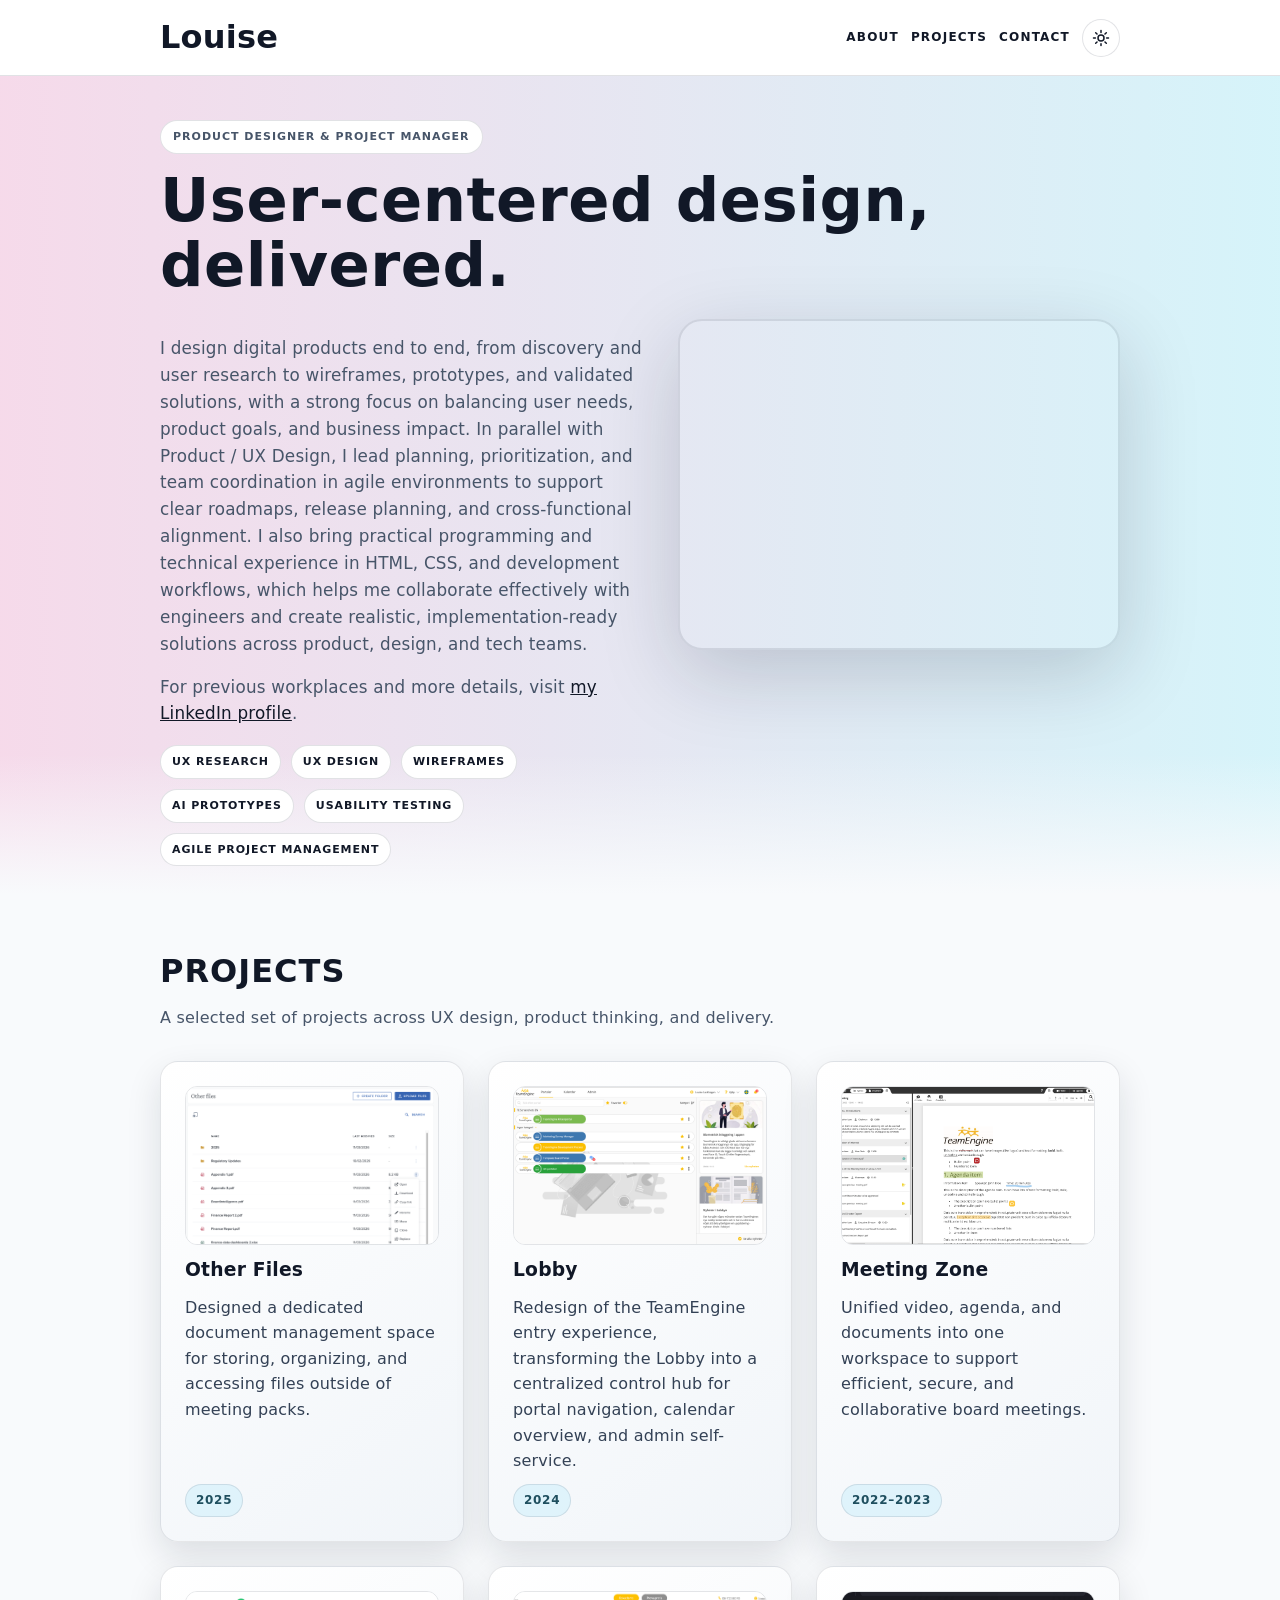
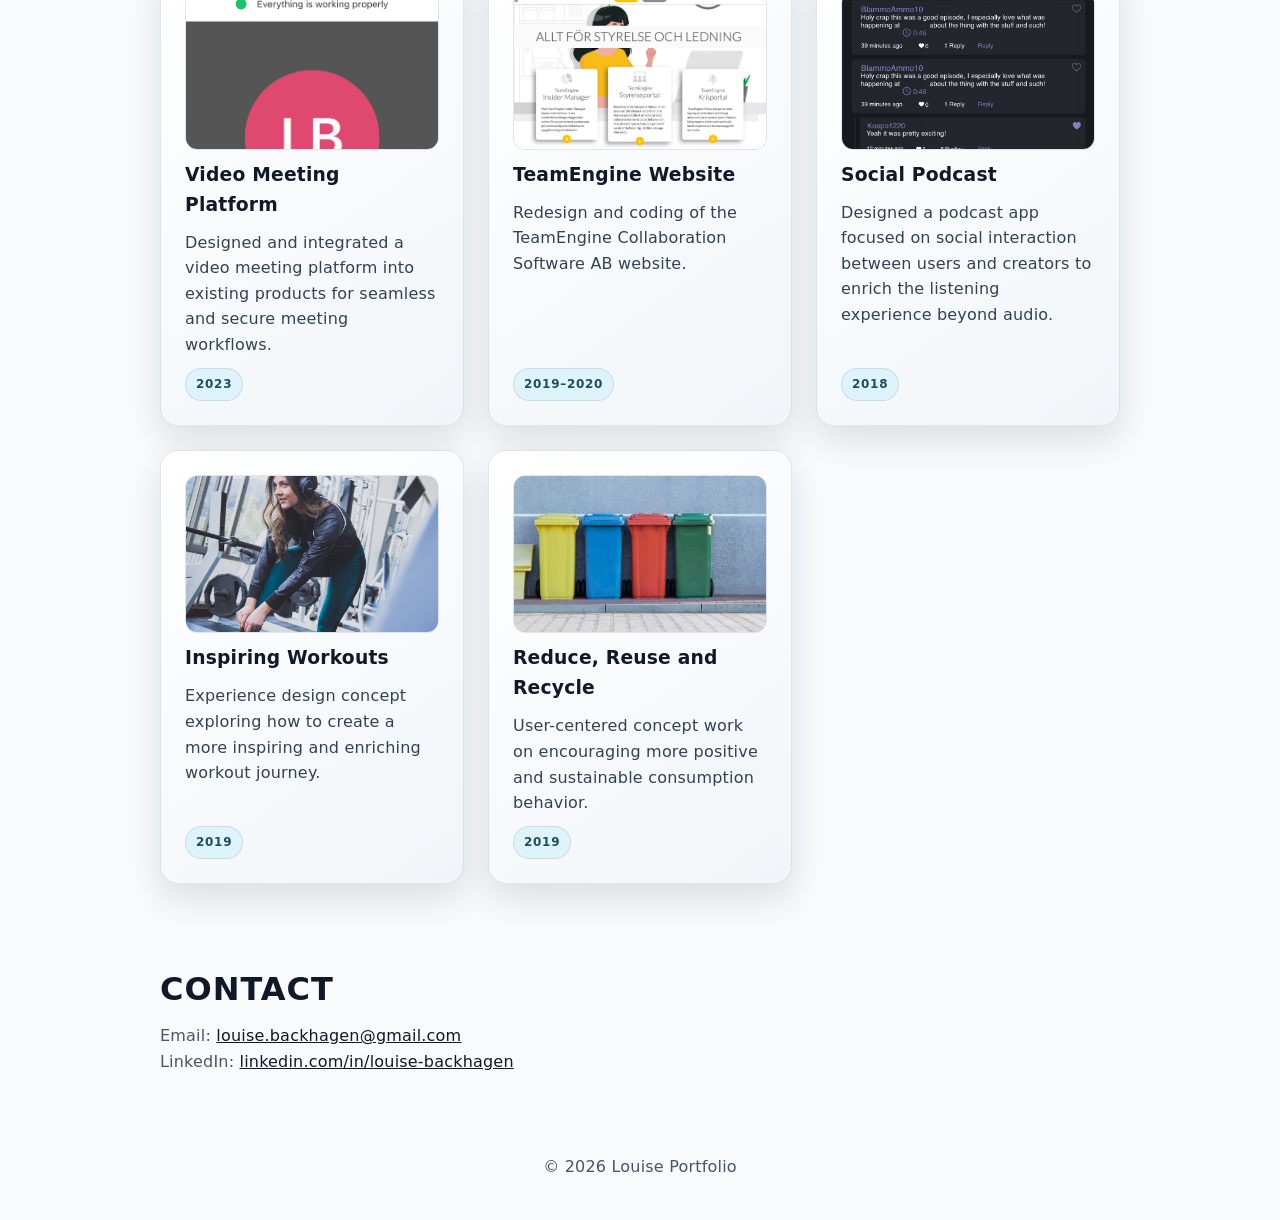
<file: index.html>
<!doctype html>
<html lang="en">
  <head>
    <meta charset="UTF-8" />
    <meta name="viewport" content="width=device-width, initial-scale=1.0" />
    <title>Louise Portfolio</title>
    <link rel="stylesheet" href="css/styles.css" />
  </head>
  <body>
    <header class="navbar">
      <div class="container nav-inner">
        <h1 class="logo"><a href="index.html">Louise</a></h1>
        <nav>
          <a href="#about">About</a>
          <a href="#projects">Projects</a>
          <a href="#contact">Contact</a>
          <button class="theme-toggle" id="themeToggle" aria-label="Toggle theme" type="button">
            <svg class="icon icon-sun" viewBox="0 0 24 24" aria-hidden="true" focusable="false">
              <circle cx="12" cy="12" r="4"></circle>
              <path
                d="M12 2v2.5M12 19.5V22M4.9 4.9l1.8 1.8M17.3 17.3l1.8 1.8M2 12h2.5M19.5 12H22M4.9 19.1l1.8-1.8M17.3 6.7l1.8-1.8"
              ></path>
            </svg>
            <svg class="icon icon-moon" viewBox="0 0 24 24" aria-hidden="true" focusable="false">
              <path d="M21 12.8A8.5 8.5 0 1 1 11.2 3a7 7 0 1 0 9.8 9.8Z"></path>
            </svg>
          </button>
        </nav>
      </div>
    </header>

    <section id="about" class="intro about">
      <div class="container">
        <div class="intro-head">
          <p class="intro-kicker">Product Designer & Project Manager</p>
          <h2>User-centered design, delivered.</h2>
        </div>

        <div class="intro-grid">
          <div class="intro-copy">
            <p>
              I design digital products end to end, from discovery and user research to wireframes, prototypes, and
              validated solutions, with a strong focus on balancing user needs, product goals, and business impact. In
              parallel with Product / UX Design, I lead planning, prioritization, and team coordination in agile
              environments to support clear roadmaps, release planning, and cross-functional alignment. I also bring
              practical programming and technical experience in HTML, CSS, and development workflows, which helps me
              collaborate effectively with engineers and create realistic, implementation-ready solutions across
              product, design, and tech teams.
            </p>
            <p>
              For previous workplaces and more details, visit
              <a href="https://www.linkedin.com/in/louise-backhagen/" target="_blank" rel="noopener noreferrer"
                >my LinkedIn profile</a
              >.
            </p>
            <div class="intro-stack" aria-label="Tech stack">
              <span>UX Research</span>
              <span>UX Design</span>
              <span>Wireframes</span>
              <span>AI Prototypes</span>
              <span>Usability Testing</span>
              <span>Agile Project Management</span>
            </div>
          </div>

          <div class="intro-banner">
            <img src="images/louise-portrait.jpeg" alt="Portrait of Louise" />
            <img src="images/portfolio-bg.jpg" alt="Portfolio background image" />
            <img src="images/figma-user-flow.png" alt="User Flow Figma Screenshot" />
            <img src="images/figma-ui-kit.png" alt="UI Kit Figma Screenshot" />
            <img src="images/figma-diverge.png" alt="Diverge Figma Screenshot" />
          </div>
        </div>
      </div>
    </section>

    <section id="projects" class="projects container">
      <h2>Projects</h2>
      <p class="projects-intro">A selected set of projects across UX design, product thinking, and delivery.</p>

      <div class="project-grid">
        <a class="project-card" href="projects/other-files.html">
          <img
            class="project-thumb crop-top"
            src="images/other-files-menu-open.png"
            alt="Other Files project thumbnail"
          />
          <h3>Other Files</h3>
          <p>
            Designed a dedicated document management space for storing, organizing, and accessing files outside of
            meeting packs.
          </p>
          <span class="tag">2025</span>
        </a>
        <a class="project-card" href="projects/lobby.html">
          <img class="project-thumb" src="images/projects/lobby.png" alt="Lobby project thumbnail" />
          <h3>Lobby</h3>
          <p>
            Redesign of the TeamEngine entry experience, transforming the Lobby into a centralized control hub for
            portal navigation, calendar overview, and admin self-service.
          </p>
          <span class="tag">2024</span>
        </a>

        <a class="project-card" href="projects/meeting-zone.html">
          <img class="project-thumb" src="images/projects/meeting-zone.webp" alt="Meeting Zone project thumbnail" />
          <h3>Meeting Zone</h3>
          <p>
            Unified video, agenda, and documents into one workspace to support efficient, secure, and collaborative
            board meetings.
          </p>
          <span class="tag">2022–2023</span>
        </a>

        <a class="project-card" href="projects/video-meeting-platform.html">
          <img
            class="project-thumb"
            src="images/projects/video-meeting-platform.png"
            alt="Video Meeting Platform project thumbnail"
          />
          <h3>Video Meeting Platform</h3>
          <p>
            Designed and integrated a video meeting platform into existing products for seamless and secure meeting
            workflows.
          </p>
          <span class="tag">2023</span>
        </a>

        <a class="project-card" href="projects/teamengine-website.html">
          <img
            class="project-thumb"
            src="images/projects/teamengine-website.png"
            alt="TeamEngine Website project thumbnail"
          />
          <h3>TeamEngine Website</h3>
          <p>Redesign and coding of the TeamEngine Collaboration Software AB website.</p>
          <span class="tag">2019–2020</span>
        </a>

        <a class="project-card" href="projects/social-podcast.html">
          <img class="project-thumb" src="images/podcast2.png" alt="Social Podcast project thumbnail" />
          <h3>Social Podcast</h3>
          <p>
            Designed a podcast app focused on social interaction between users and creators to enrich the listening
            experience beyond audio.
          </p>
          <span class="tag">2018</span>
        </a>

        <a class="project-card" href="projects/inspiring-workouts.html">
          <img
            class="project-thumb"
            src="images/projects/inspiring-workouts.jpg"
            alt="Inspiring Workouts project thumbnail"
          />
          <h3>Inspiring Workouts</h3>
          <p>Experience design concept exploring how to create a more inspiring and enriching workout journey.</p>
          <span class="tag">2019</span>
        </a>

        <a class="project-card" href="projects/reduce-reuse-recycle.html">
          <img
            class="project-thumb"
            src="images/projects/reduce-reuse-recycle.jpg"
            alt="Reduce, Reuse and Recycle project thumbnail"
          />
          <h3>Reduce, Reuse and Recycle</h3>
          <p>User-centered concept work on encouraging more positive and sustainable consumption behavior.</p>
          <span class="tag">2019</span>
        </a>
      </div>
    </section>

    <section id="contact" class="contact container">
      <h2>Contact</h2>
      <p>Email: <a href="mailto:louise.backhagen@gmail.com">louise.backhagen@gmail.com</a></p>
      <p>
        LinkedIn:
        <a href="https://www.linkedin.com/in/louise-backhagen/" target="_blank" rel="noopener noreferrer"
          >linkedin.com/in/louise-backhagen</a
        >
      </p>
    </section>

    <footer class="footer">
      <p>© 2026 Louise Portfolio</p>
    </footer>
    <script src="js/main.js"></script>
  </body>
</html>
</file>
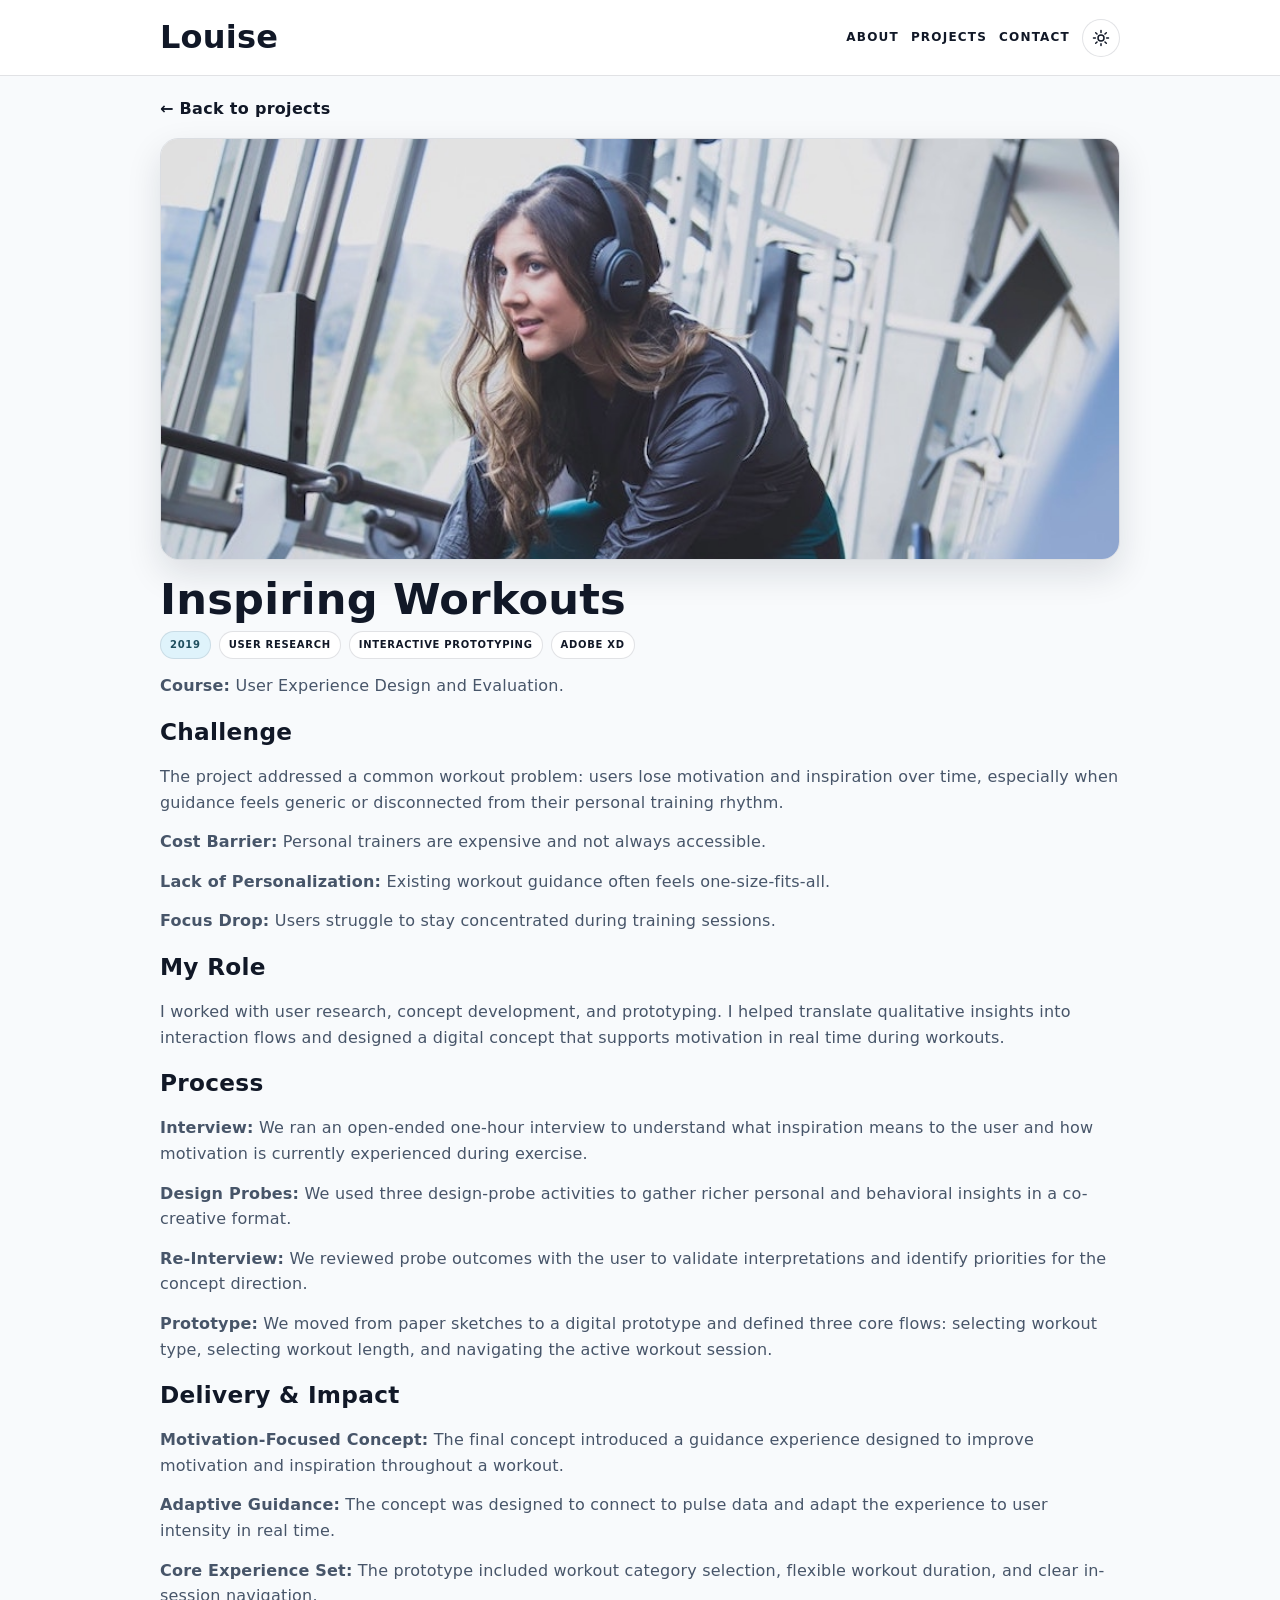
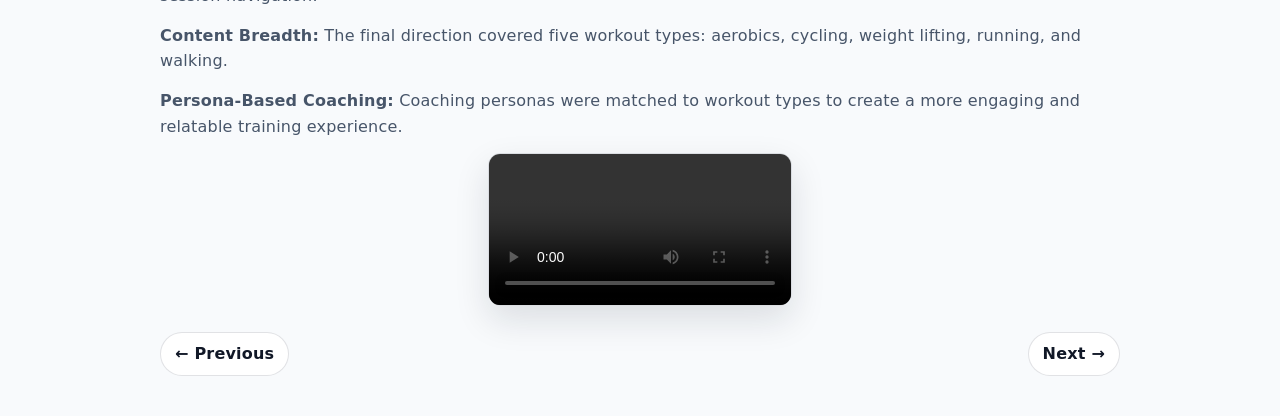
<file: projects/inspiring-workouts.html>
<!doctype html>
<html lang="en">
  <head>
    <meta charset="UTF-8" />
    <meta name="viewport" content="width=device-width, initial-scale=1.0" />
    <title>Inspiring Workouts | Louise Portfolio</title>
    <link rel="stylesheet" href="../css/styles.css" />
  </head>
  <body>
    <header class="navbar">
      <div class="container nav-inner">
        <h1 class="logo"><a href="../index.html">Louise</a></h1>
        <nav>
          <a href="../index.html#about">About</a>
          <a href="../index.html#projects">Projects</a>
          <a href="../index.html#contact">Contact</a>
          <button class="theme-toggle" id="themeToggle" aria-label="Toggle theme" type="button">
            <svg class="icon icon-sun" viewBox="0 0 24 24" aria-hidden="true" focusable="false">
              <circle cx="12" cy="12" r="4"></circle>
              <path
                d="M12 2v2.5M12 19.5V22M4.9 4.9l1.8 1.8M17.3 17.3l1.8 1.8M2 12h2.5M19.5 12H22M4.9 19.1l1.8-1.8M17.3 6.7l1.8-1.8"
              ></path>
            </svg>
            <svg class="icon icon-moon" viewBox="0 0 24 24" aria-hidden="true" focusable="false">
              <path d="M21 12.8A8.5 8.5 0 1 1 11.2 3a7 7 0 1 0 9.8 9.8Z"></path>
            </svg>
          </button>
        </nav>
      </div>
    </header>

    <main class="project-page container">
      <a class="project-back" href="../index.html#projects">← Back to projects</a>
      <div class="project-hero">
        <img class="crop-top" src="../images/projects/inspiring-workouts.jpg" alt="Inspiring Workouts project visual" />
      </div>
      <h1>Inspiring Workouts</h1>
      <div class="project-content">
        <div class="intro-stack" aria-label="Project tools">
          <span>2019</span>
          <span>User Research</span>
          <span>Interactive Prototyping</span>
          <span>Adobe XD</span>
        </div>
        <p><strong>Course:</strong> User Experience Design and Evaluation.</p>

        <h3>Challenge</h3>
        <p>
          The project addressed a common workout problem: users lose motivation and inspiration over time, especially
          when guidance feels generic or disconnected from their personal training rhythm.
        </p>
        <p><strong>Cost Barrier:</strong> Personal trainers are expensive and not always accessible.</p>
        <p><strong>Lack of Personalization:</strong> Existing workout guidance often feels one-size-fits-all.</p>
        <p><strong>Focus Drop:</strong> Users struggle to stay concentrated during training sessions.</p>

        <h3>My Role</h3>
        <p>
          I worked with user research, concept development, and prototyping. I helped translate qualitative insights
          into interaction flows and designed a digital concept that supports motivation in real time during workouts.
        </p>

        <h3>Process</h3>
        <p>
          <strong>Interview:</strong> We ran an open-ended one-hour interview to understand what inspiration means to
          the user and how motivation is currently experienced during exercise.
        </p>
        <p>
          <strong>Design Probes:</strong> We used three design-probe activities to gather richer personal and behavioral
          insights in a co-creative format.
        </p>
        <p>
          <strong>Re-Interview:</strong> We reviewed probe outcomes with the user to validate interpretations and
          identify priorities for the concept direction.
        </p>
        <p>
          <strong>Prototype:</strong> We moved from paper sketches to a digital prototype and defined three core flows:
          selecting workout type, selecting workout length, and navigating the active workout session.
        </p>

        <h3>Delivery & Impact</h3>
        <p>
          <strong>Motivation-Focused Concept:</strong> The final concept introduced a guidance experience designed to
          improve motivation and inspiration throughout a workout.
        </p>
        <p>
          <strong>Adaptive Guidance:</strong> The concept was designed to connect to pulse data and adapt the experience
          to user intensity in real time.
        </p>
        <p>
          <strong>Core Experience Set:</strong> The prototype included workout category selection, flexible workout
          duration, and clear in-session navigation.
        </p>
        <p>
          <strong>Content Breadth:</strong> The final direction covered five workout types: aerobics, cycling, weight
          lifting, running, and walking.
        </p>
        <p>
          <strong>Persona-Based Coaching:</strong> Coaching personas were matched to workout types to create a more
          engaging and relatable training experience.
        </p>

        <div class="project-video" aria-label="Inspiring Workouts demo video">
          <video controls preload="metadata">
            <source src="../videos/inspiring-workouts.mp4" type="video/mp4" />
            Your browser does not support the video tag.
          </video>
        </div>
      </div>
      <div class="project-nav">
        <a href="social-podcast.html">← Previous</a>
        <a href="reduce-reuse-recycle.html">Next →</a>
      </div>
    </main>

    <script src="../js/main.js"></script>
  </body>
</html>
</file>
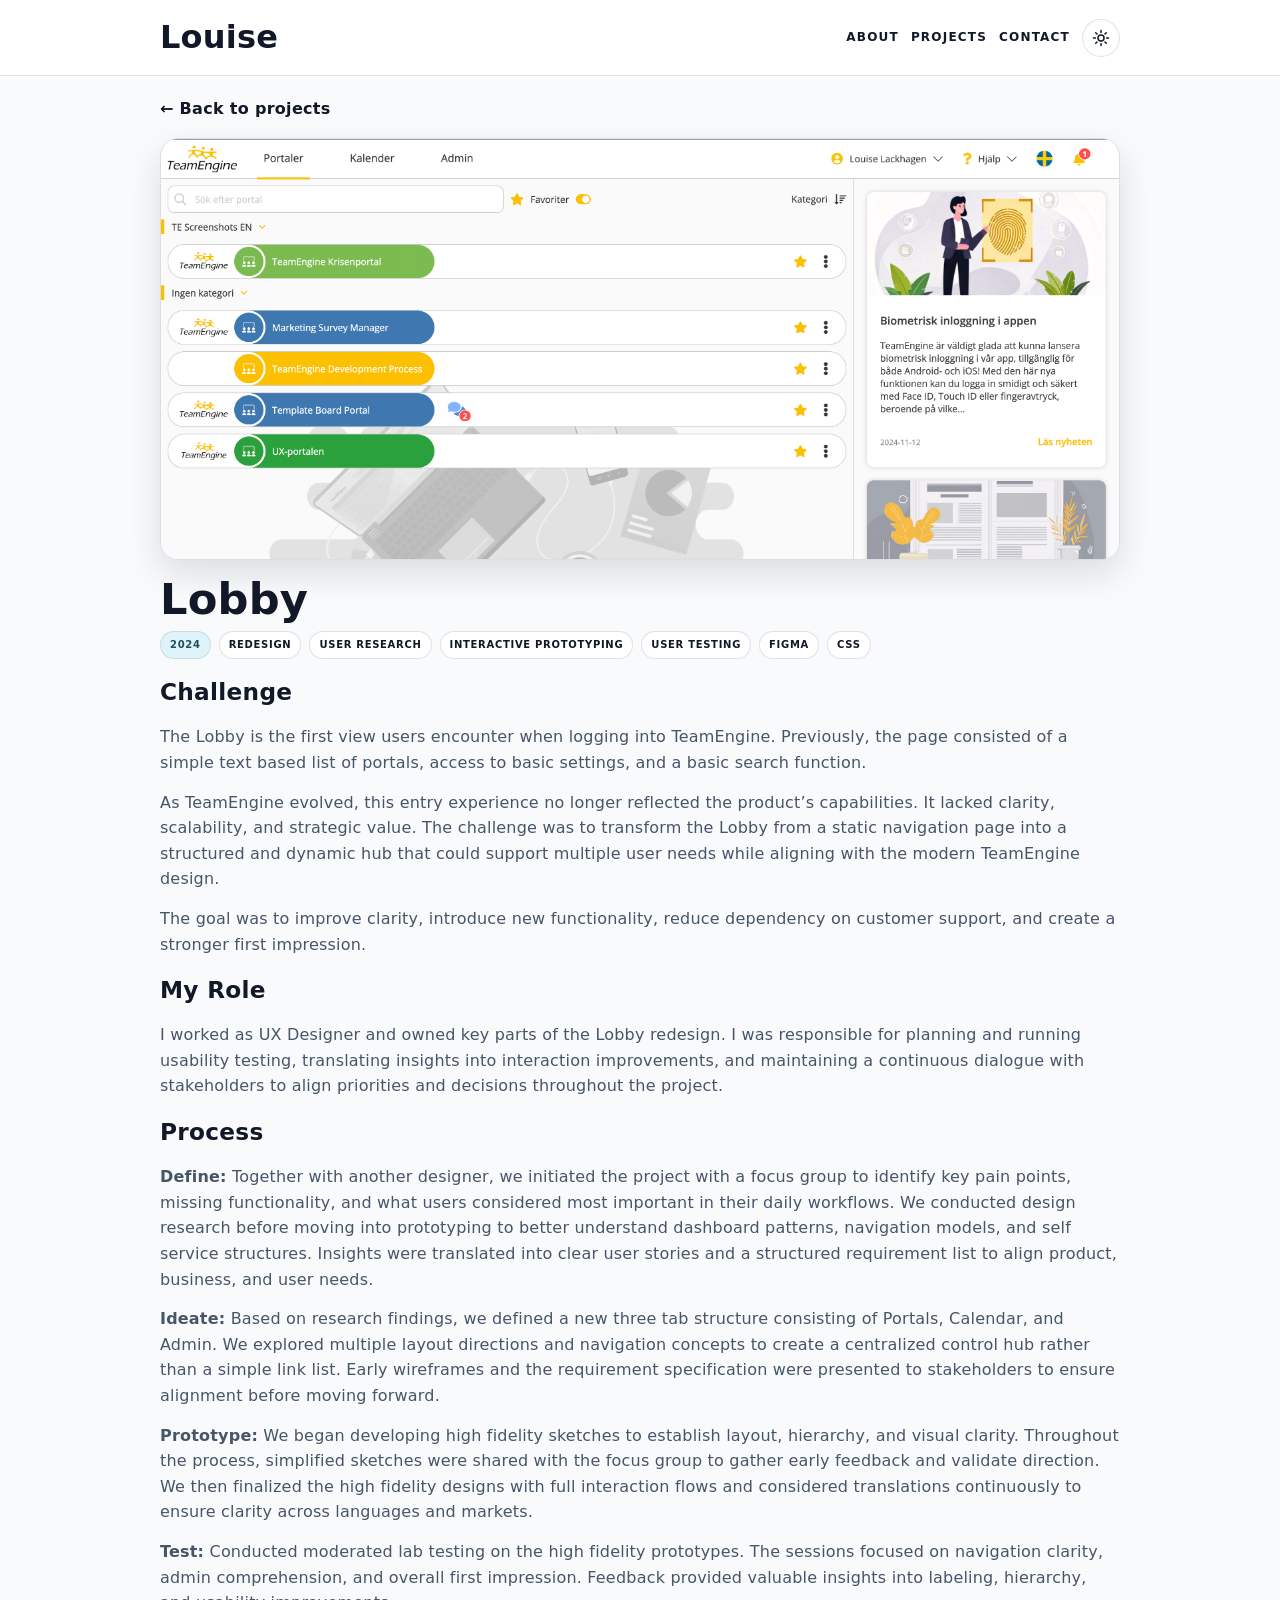
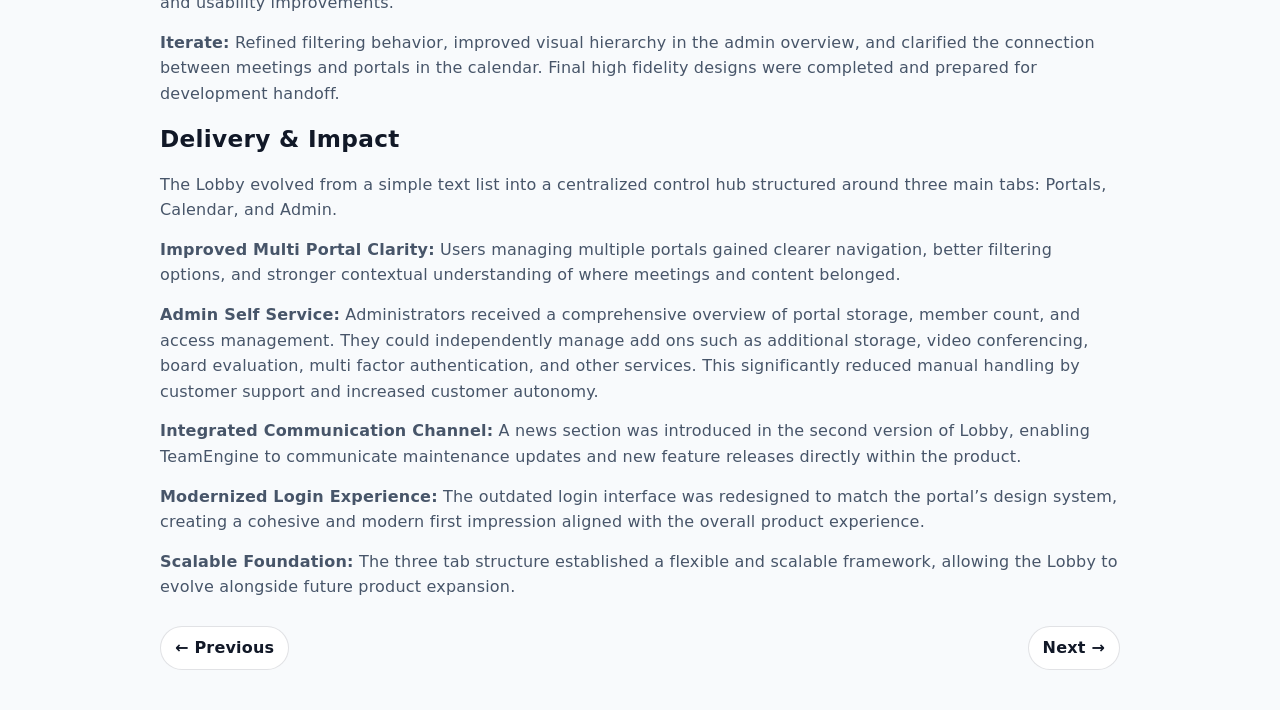
<file: projects/lobby.html>
<!doctype html>
<html lang="en">
  <head>
    <meta charset="UTF-8" />
    <meta name="viewport" content="width=device-width, initial-scale=1.0" />
    <title>Lobby | Louise Portfolio</title>
    <link rel="stylesheet" href="../css/styles.css" />
  </head>
  <body>
    <header class="navbar">
      <div class="container nav-inner">
        <h1 class="logo"><a href="../index.html">Louise</a></h1>
        <nav>
          <a href="../index.html#about">About</a>
          <a href="../index.html#projects">Projects</a>
          <a href="../index.html#contact">Contact</a>
          <button class="theme-toggle" id="themeToggle" aria-label="Toggle theme" type="button">
            <svg class="icon icon-sun" viewBox="0 0 24 24" aria-hidden="true" focusable="false">
              <circle cx="12" cy="12" r="4"></circle>
              <path
                d="M12 2v2.5M12 19.5V22M4.9 4.9l1.8 1.8M17.3 17.3l1.8 1.8M2 12h2.5M19.5 12H22M4.9 19.1l1.8-1.8M17.3 6.7l1.8-1.8"
              ></path>
            </svg>
            <svg class="icon icon-moon" viewBox="0 0 24 24" aria-hidden="true" focusable="false">
              <path d="M21 12.8A8.5 8.5 0 1 1 11.2 3a7 7 0 1 0 9.8 9.8Z"></path>
            </svg>
          </button>
        </nav>
      </div>
    </header>

    <main class="project-page container">
      <a class="project-back" href="../index.html#projects">← Back to projects</a>
      <div class="project-hero">
        <img class="crop-top" src="../images/projects/lobby.png" alt="Lobby project visual" />
      </div>
      <h1>Lobby</h1>
      <div class="project-content">
        <div class="intro-stack" aria-label="Project tools">
          <span>2024</span>
          <span>Redesign</span>
          <span>User Research</span>
          <span>Interactive Prototyping</span>
          <span>User Testing</span>
          <span>Figma</span>
          <span>CSS</span>
        </div>

        <h3>Challenge</h3>
        <p>
          The Lobby is the first view users encounter when logging into TeamEngine. Previously, the page consisted of a
          simple text based list of portals, access to basic settings, and a basic search function.
        </p>
        <p>
          As TeamEngine evolved, this entry experience no longer reflected the product’s capabilities. It lacked
          clarity, scalability, and strategic value. The challenge was to transform the Lobby from a static navigation
          page into a structured and dynamic hub that could support multiple user needs while aligning with the modern
          TeamEngine design.
        </p>
        <p>
          The goal was to improve clarity, introduce new functionality, reduce dependency on customer support, and
          create a stronger first impression.
        </p>

        <h3>My Role</h3>
        <p>
          I worked as UX Designer and owned key parts of the Lobby redesign. I was responsible for planning and running
          usability testing, translating insights into interaction improvements, and maintaining a continuous dialogue
          with stakeholders to align priorities and decisions throughout the project.
        </p>

        <h3>Process</h3>
        <p>
          <strong>Define:</strong> Together with another designer, we initiated the project with a focus group to
          identify key pain points, missing functionality, and what users considered most important in their daily
          workflows. We conducted design research before moving into prototyping to better understand dashboard
          patterns, navigation models, and self service structures. Insights were translated into clear user stories and
          a structured requirement list to align product, business, and user needs.
        </p>
        <p>
          <strong>Ideate:</strong> Based on research findings, we defined a new three tab structure consisting of
          Portals, Calendar, and Admin. We explored multiple layout directions and navigation concepts to create a
          centralized control hub rather than a simple link list. Early wireframes and the requirement specification
          were presented to stakeholders to ensure alignment before moving forward.
        </p>
        <p>
          <strong>Prototype:</strong> We began developing high fidelity sketches to establish layout, hierarchy, and
          visual clarity. Throughout the process, simplified sketches were shared with the focus group to gather early
          feedback and validate direction. We then finalized the high fidelity designs with full interaction flows and
          considered translations continuously to ensure clarity across languages and markets.
        </p>
        <p>
          <strong>Test:</strong> Conducted moderated lab testing on the high fidelity prototypes. The sessions focused
          on navigation clarity, admin comprehension, and overall first impression. Feedback provided valuable insights
          into labeling, hierarchy, and usability improvements.
        </p>
        <p>
          <strong>Iterate:</strong> Refined filtering behavior, improved visual hierarchy in the admin overview, and
          clarified the connection between meetings and portals in the calendar. Final high fidelity designs were
          completed and prepared for development handoff.
        </p>

        <h3>Delivery & Impact</h3>
        <p>
          The Lobby evolved from a simple text list into a centralized control hub structured around three main tabs:
          Portals, Calendar, and Admin.
        </p>
        <p>
          <strong>Improved Multi Portal Clarity:</strong> Users managing multiple portals gained clearer navigation,
          better filtering options, and stronger contextual understanding of where meetings and content belonged.
        </p>
        <p>
          <strong>Admin Self Service:</strong> Administrators received a comprehensive overview of portal storage,
          member count, and access management. They could independently manage add ons such as additional storage, video
          conferencing, board evaluation, multi factor authentication, and other services. This significantly reduced
          manual handling by customer support and increased customer autonomy.
        </p>
        <p>
          <strong>Integrated Communication Channel:</strong> A news section was introduced in the second version of
          Lobby, enabling TeamEngine to communicate maintenance updates and new feature releases directly within the
          product.
        </p>
        <p>
          <strong>Modernized Login Experience:</strong> The outdated login interface was redesigned to match the
          portal’s design system, creating a cohesive and modern first impression aligned with the overall product
          experience.
        </p>
        <p>
          <strong>Scalable Foundation:</strong> The three tab structure established a flexible and scalable framework,
          allowing the Lobby to evolve alongside future product expansion.
        </p>
      </div>
      <div class="project-nav">
        <a href="other-files.html">← Previous</a>
        <a href="meeting-zone.html">Next →</a>
      </div>
    </main>

    <script src="../js/main.js"></script>
  </body>
</html>
</file>
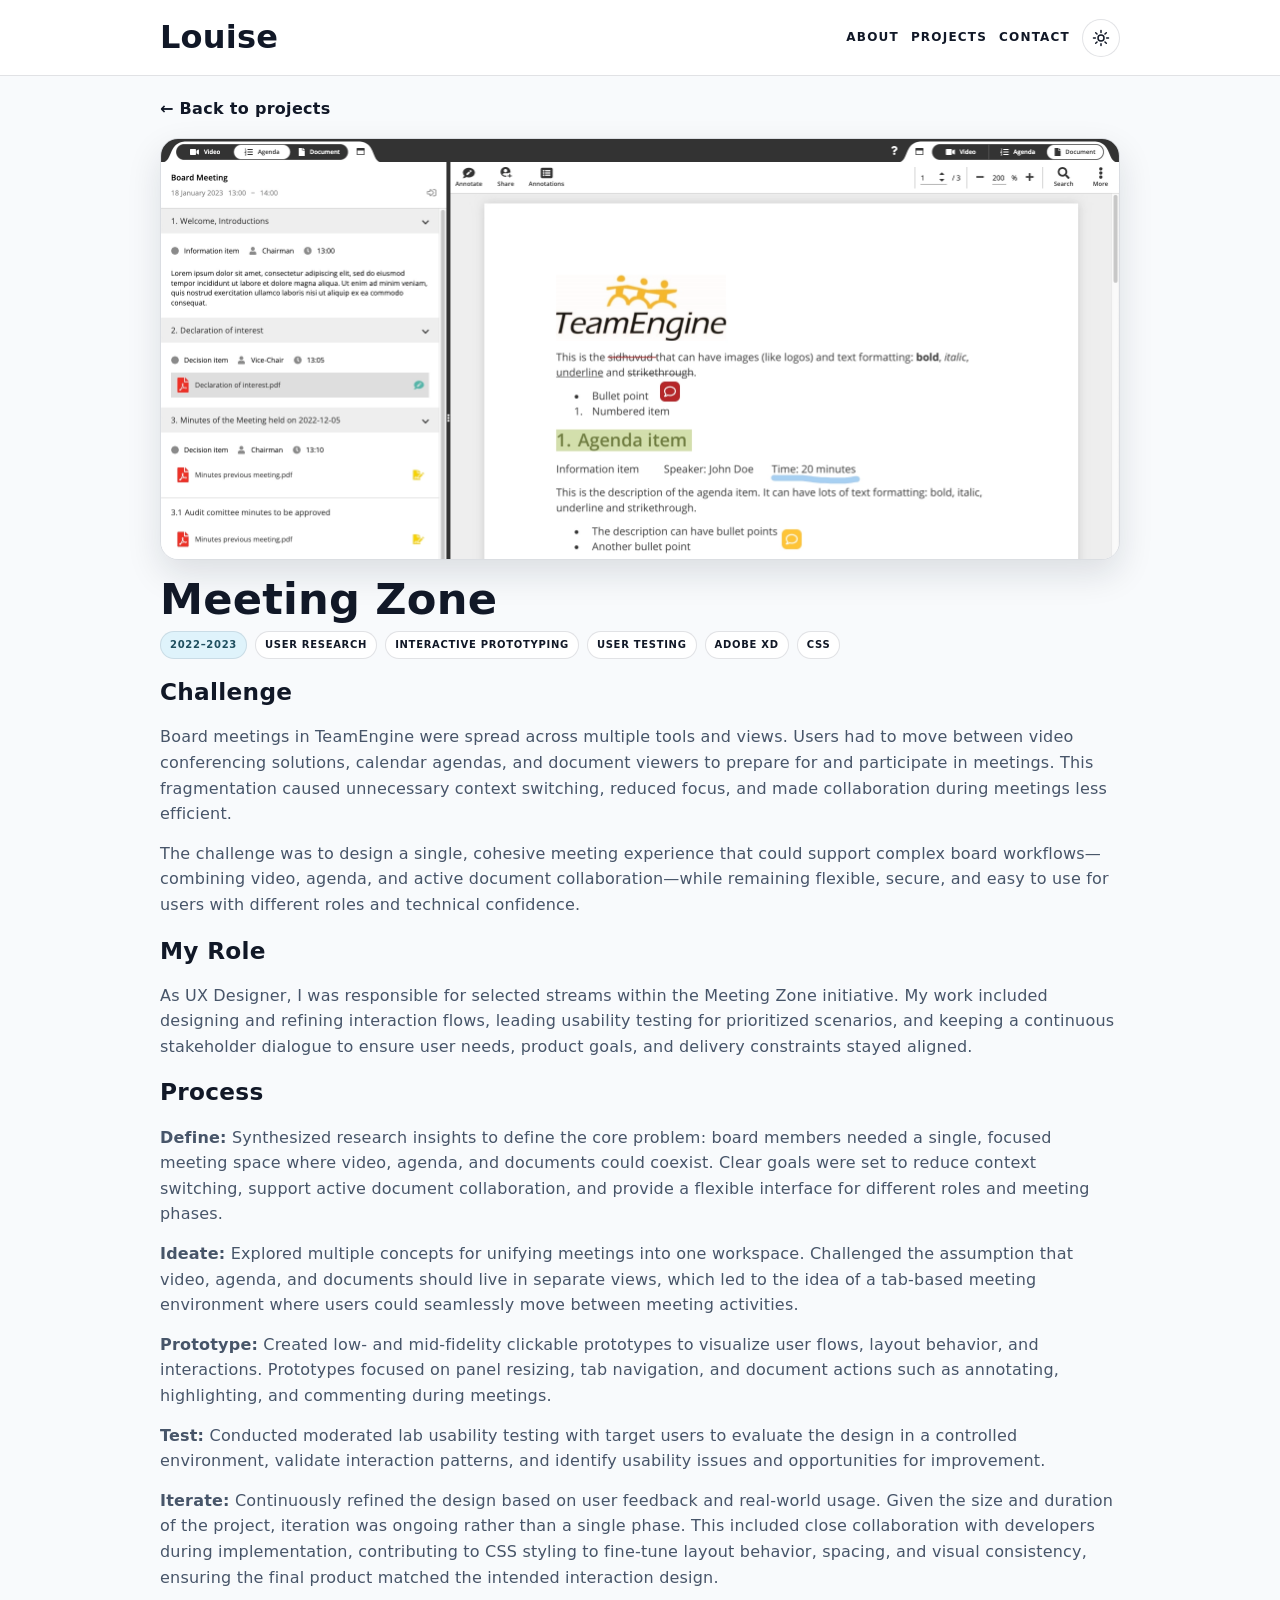
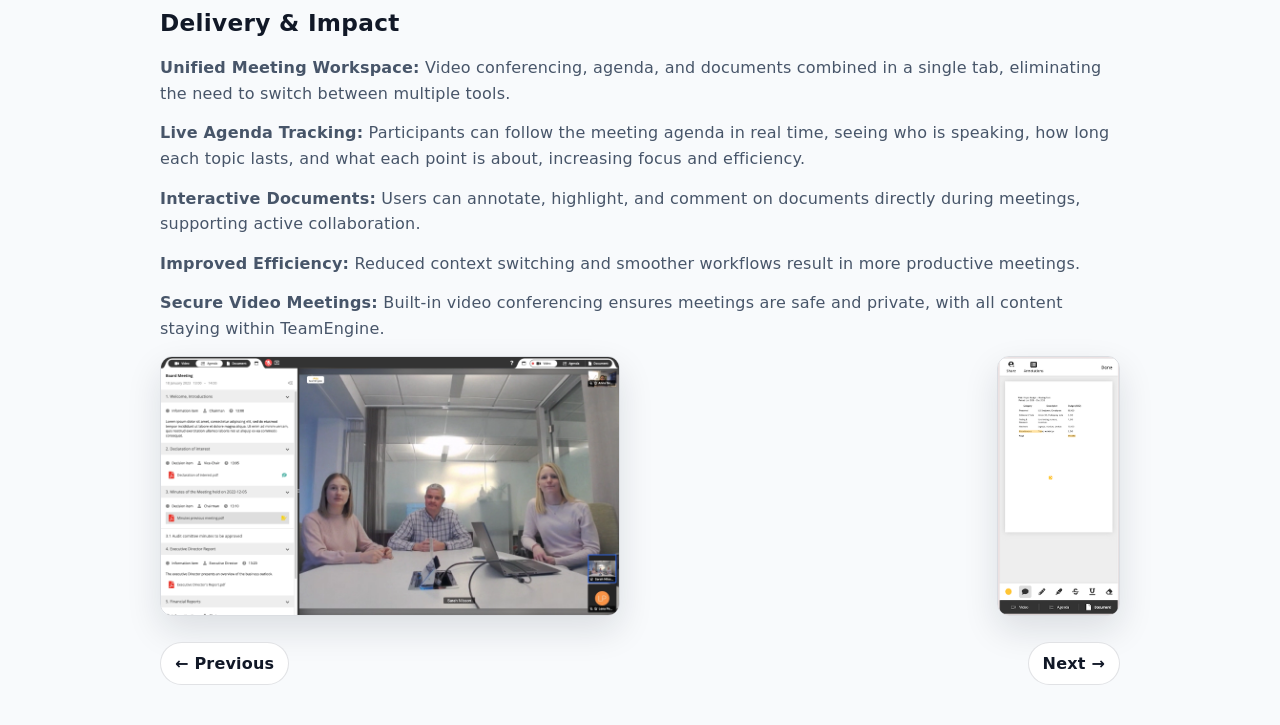
<file: projects/meeting-zone.html>
<!doctype html>
<html lang="en">
  <head>
    <meta charset="UTF-8" />
    <meta name="viewport" content="width=device-width, initial-scale=1.0" />
    <title>Meeting Zone | Louise Portfolio</title>
    <link rel="stylesheet" href="../css/styles.css" />
  </head>
  <body>
    <header class="navbar">
      <div class="container nav-inner">
        <h1 class="logo"><a href="../index.html">Louise</a></h1>
        <nav>
          <a href="../index.html#about">About</a>
          <a href="../index.html#projects">Projects</a>
          <a href="../index.html#contact">Contact</a>
          <button class="theme-toggle" id="themeToggle" aria-label="Toggle theme" type="button">
            <svg class="icon icon-sun" viewBox="0 0 24 24" aria-hidden="true" focusable="false">
              <circle cx="12" cy="12" r="4"></circle>
              <path
                d="M12 2v2.5M12 19.5V22M4.9 4.9l1.8 1.8M17.3 17.3l1.8 1.8M2 12h2.5M19.5 12H22M4.9 19.1l1.8-1.8M17.3 6.7l1.8-1.8"
              ></path>
            </svg>
            <svg class="icon icon-moon" viewBox="0 0 24 24" aria-hidden="true" focusable="false">
              <path d="M21 12.8A8.5 8.5 0 1 1 11.2 3a7 7 0 1 0 9.8 9.8Z"></path>
            </svg>
          </button>
        </nav>
      </div>
    </header>

    <main class="project-page container">
      <a class="project-back" href="../index.html#projects">← Back to projects</a>
      <div class="project-hero">
        <img class="crop-top" src="../images/projects/meeting-zone.webp" alt="Meeting Zone project visual" />
      </div>
      <h1>Meeting Zone</h1>
      <div class="project-content">
        <div class="intro-stack" aria-label="Project tools">
          <span>2022–2023</span>
          <span>User Research</span>
          <span>Interactive Prototyping</span>
          <span>User Testing</span>
          <span>Adobe XD</span>
          <span>CSS</span>
        </div>

        <h3>Challenge</h3>
        <p>
          Board meetings in TeamEngine were spread across multiple tools and views. Users had to move between video
          conferencing solutions, calendar agendas, and document viewers to prepare for and participate in meetings.
          This fragmentation caused unnecessary context switching, reduced focus, and made collaboration during meetings
          less efficient.
        </p>
        <p>
          The challenge was to design a single, cohesive meeting experience that could support complex board
          workflows—combining video, agenda, and active document collaboration—while remaining flexible, secure, and
          easy to use for users with different roles and technical confidence.
        </p>

        <h3>My Role</h3>
        <p>
          As UX Designer, I was responsible for selected streams within the Meeting Zone initiative. My work included
          designing and refining interaction flows, leading usability testing for prioritized scenarios, and keeping a
          continuous stakeholder dialogue to ensure user needs, product goals, and delivery constraints stayed aligned.
        </p>

        <h3>Process</h3>
        <p>
          <strong>Define:</strong> Synthesized research insights to define the core problem: board members needed a
          single, focused meeting space where video, agenda, and documents could coexist. Clear goals were set to reduce
          context switching, support active document collaboration, and provide a flexible interface for different roles
          and meeting phases.
        </p>
        <p>
          <strong>Ideate:</strong> Explored multiple concepts for unifying meetings into one workspace. Challenged the
          assumption that video, agenda, and documents should live in separate views, which led to the idea of a
          tab-based meeting environment where users could seamlessly move between meeting activities.
        </p>
        <p>
          <strong>Prototype:</strong> Created low- and mid-fidelity clickable prototypes to visualize user flows, layout
          behavior, and interactions. Prototypes focused on panel resizing, tab navigation, and document actions such as
          annotating, highlighting, and commenting during meetings.
        </p>
        <p>
          <strong>Test:</strong> Conducted moderated lab usability testing with target users to evaluate the design in a
          controlled environment, validate interaction patterns, and identify usability issues and opportunities for
          improvement.
        </p>
        <p>
          <strong>Iterate:</strong> Continuously refined the design based on user feedback and real-world usage. Given
          the size and duration of the project, iteration was ongoing rather than a single phase. This included close
          collaboration with developers during implementation, contributing to CSS styling to fine-tune layout behavior,
          spacing, and visual consistency, ensuring the final product matched the intended interaction design.
        </p>

        <h3>Delivery & Impact</h3>
        <p>
          <strong>Unified Meeting Workspace:</strong> Video conferencing, agenda, and documents combined in a single
          tab, eliminating the need to switch between multiple tools.
        </p>
        <p>
          <strong>Live Agenda Tracking:</strong> Participants can follow the meeting agenda in real time, seeing who is
          speaking, how long each topic lasts, and what each point is about, increasing focus and efficiency.
        </p>
        <p>
          <strong>Interactive Documents:</strong> Users can annotate, highlight, and comment on documents directly
          during meetings, supporting active collaboration.
        </p>
        <p>
          <strong>Improved Efficiency:</strong> Reduced context switching and smoother workflows result in more
          productive meetings.
        </p>
        <p>
          <strong>Secure Video Meetings:</strong> Built-in video conferencing ensures meetings are safe and private,
          with all content staying within TeamEngine.
        </p>

        <div class="project-gallery meeting-zone-gallery" aria-label="Meeting Zone design images">
          <img src="../images/MZ-videomeeting.webp" alt="Meeting Zone video meeting view" />
          <img src="../images/meetingzone_app.png" alt="Meeting Zone app view" />
        </div>
      </div>
      <div class="project-nav">
        <a href="lobby.html">← Previous</a>
        <a href="video-meeting-platform.html">Next →</a>
      </div>
    </main>

    <script src="../js/main.js"></script>
  </body>
</html>
</file>
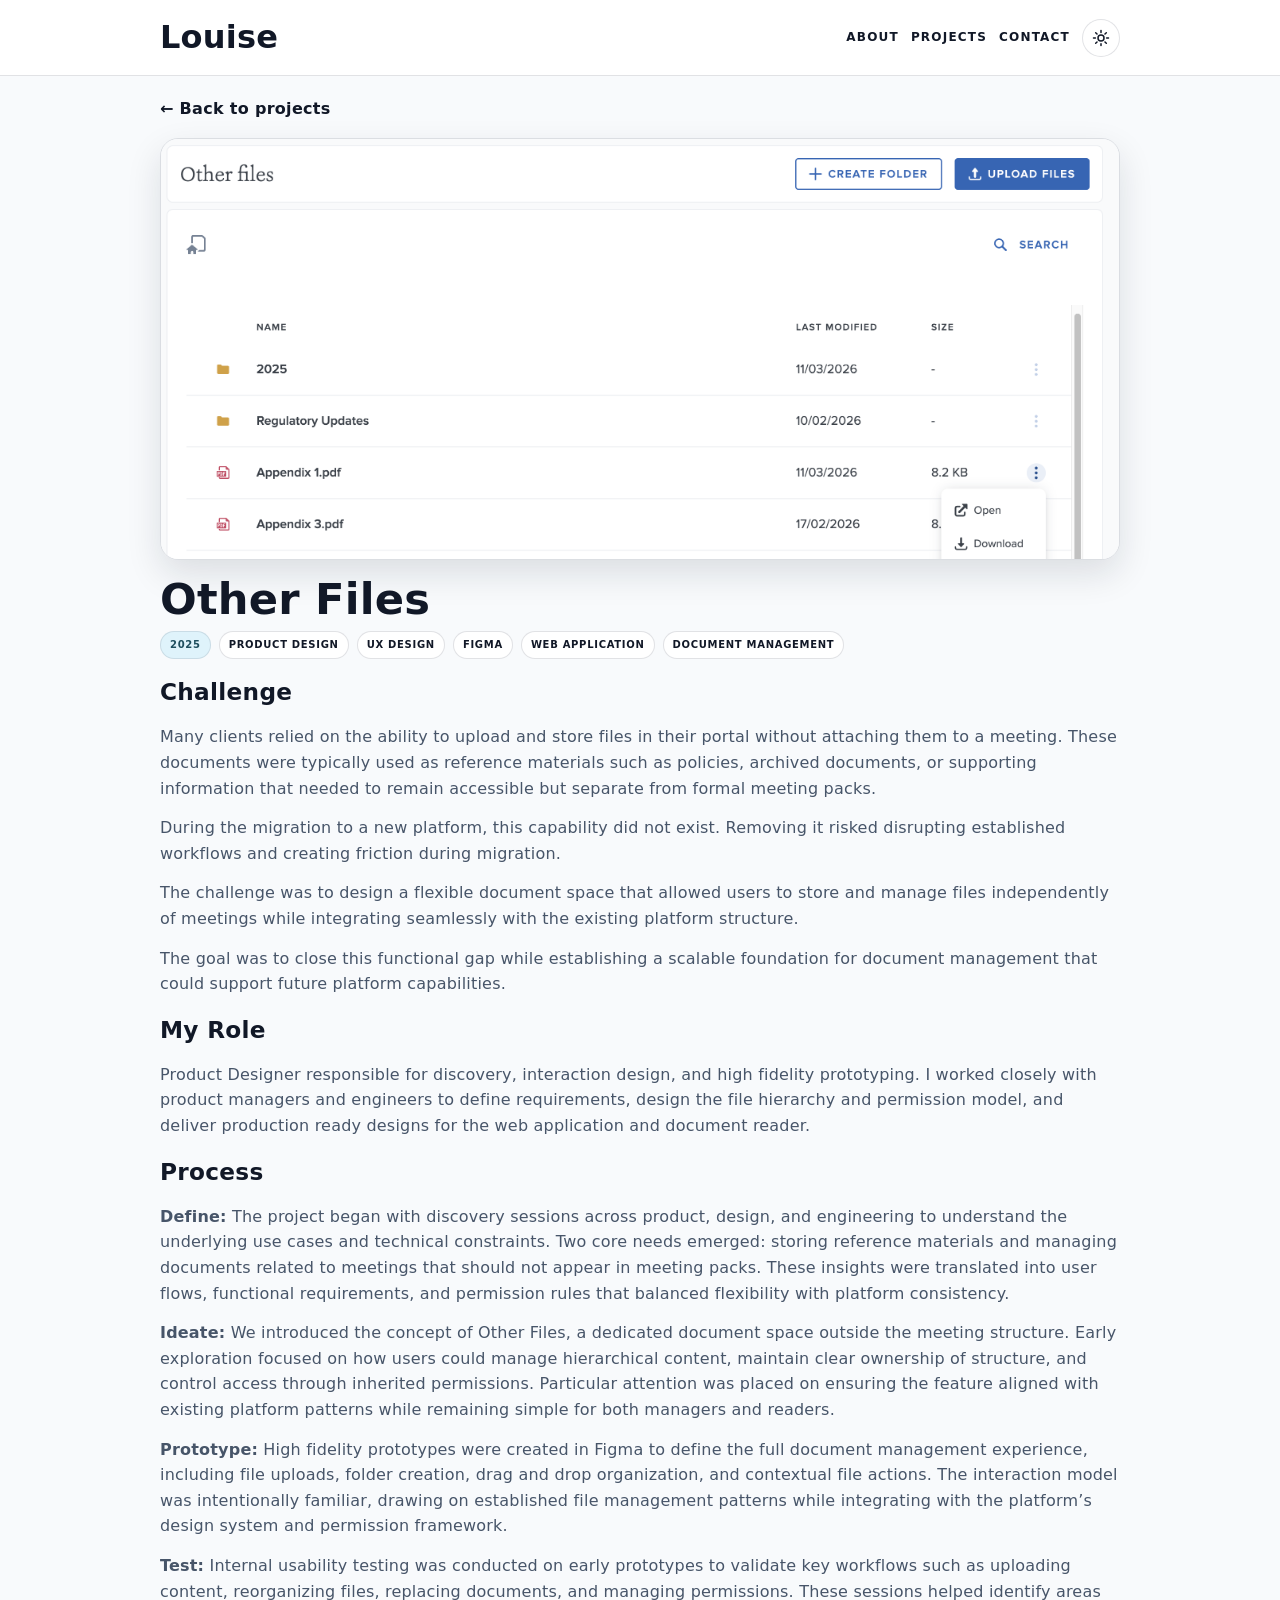
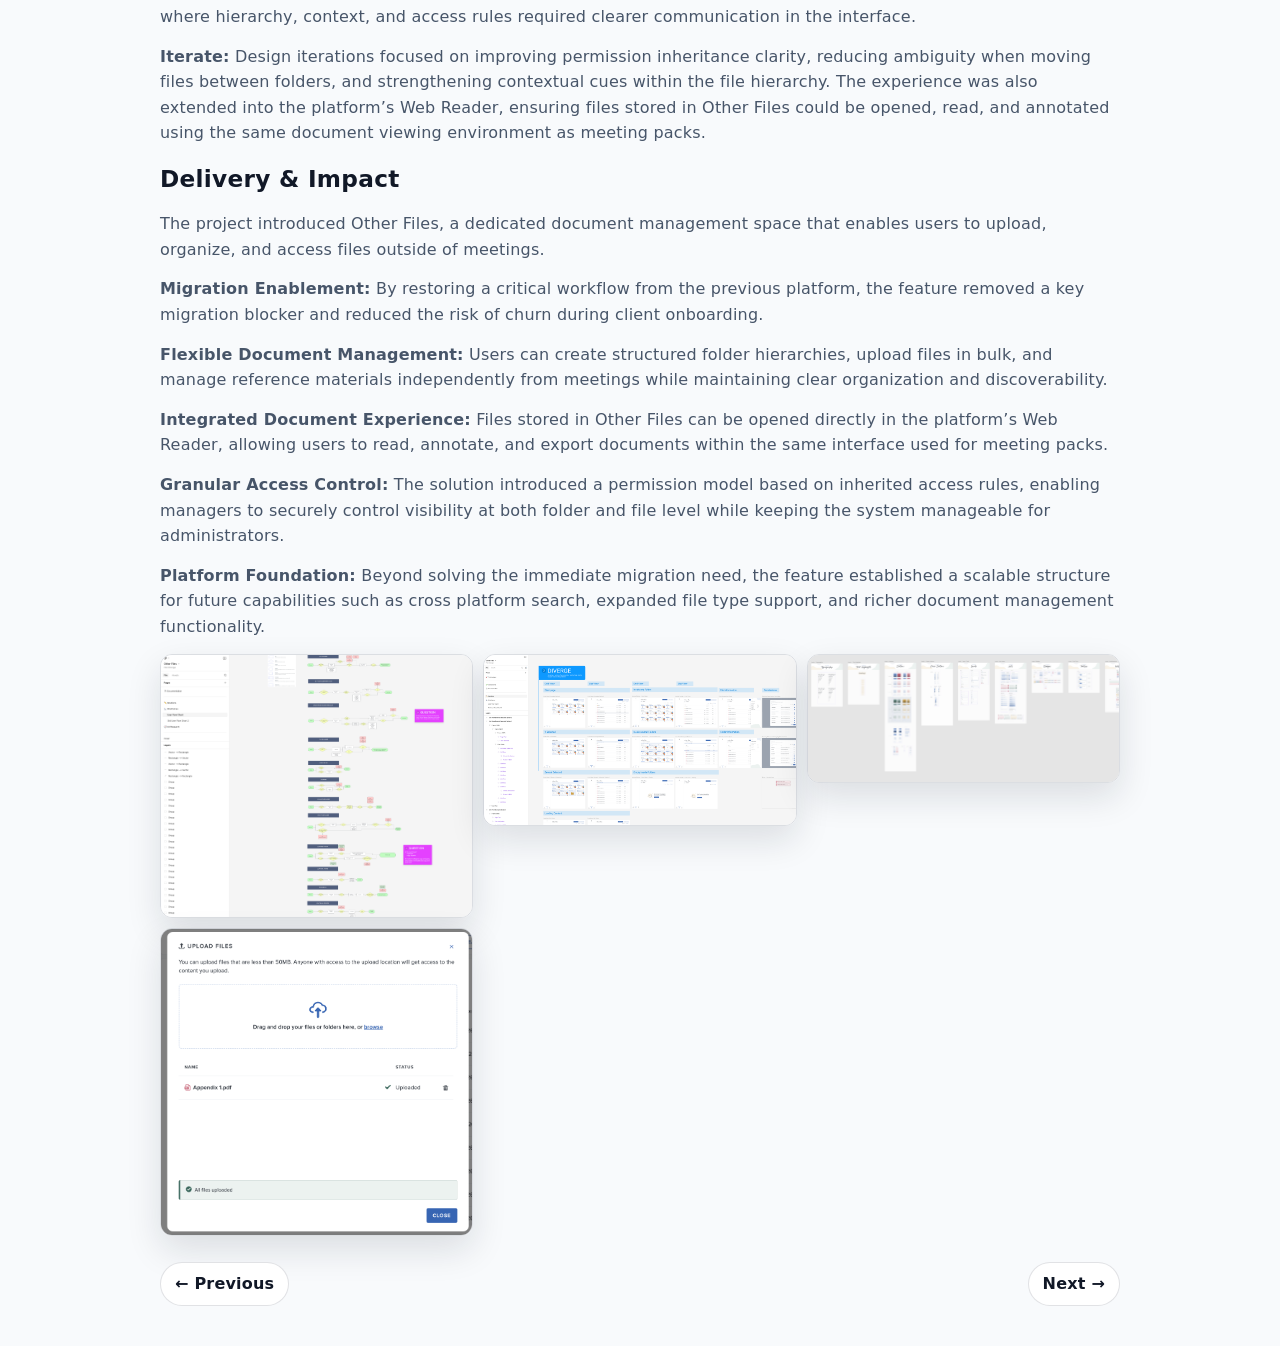
<file: projects/other-files.html>
<!doctype html>
<html lang="en">
  <head>
    <meta charset="UTF-8" />
    <meta name="viewport" content="width=device-width, initial-scale=1.0" />
    <title>Other Files | Louise Portfolio</title>
    <link rel="stylesheet" href="../css/styles.css" />
  </head>
  <body>
    <header class="navbar">
      <div class="container nav-inner">
        <h1 class="logo"><a href="../index.html">Louise</a></h1>
        <nav>
          <a href="../index.html#about">About</a>
          <a href="../index.html#projects">Projects</a>
          <a href="../index.html#contact">Contact</a>
          <button class="theme-toggle" id="themeToggle" aria-label="Toggle theme" type="button">
            <svg class="icon icon-sun" viewBox="0 0 24 24" aria-hidden="true" focusable="false">
              <circle cx="12" cy="12" r="4"></circle>
              <path
                d="M12 2v2.5M12 19.5V22M4.9 4.9l1.8 1.8M17.3 17.3l1.8 1.8M2 12h2.5M19.5 12H22M4.9 19.1l1.8-1.8M17.3 6.7l1.8-1.8"
              ></path>
            </svg>
            <svg class="icon icon-moon" viewBox="0 0 24 24" aria-hidden="true" focusable="false">
              <path d="M21 12.8A8.5 8.5 0 1 1 11.2 3a7 7 0 1 0 9.8 9.8Z"></path>
            </svg>
          </button>
        </nav>
      </div>
    </header>

    <main class="project-page container">
      <a class="project-back" href="../index.html#projects">← Back to projects</a>
      <div class="project-hero">
        <img class="crop-top" src="../images/other-files-menu-open.png" alt="Other Files menu open" />
      </div>
      <h1>Other Files</h1>
      <div class="project-content">
        <div class="intro-stack" aria-label="Project tools">
          <span>2025</span>
          <span>Product Design</span>
          <span>UX Design</span>
          <span>Figma</span>
          <span>Web Application</span>
          <span>Document Management</span>
        </div>

        <h3>Challenge</h3>
        <p>
          Many clients relied on the ability to upload and store files in their portal without attaching them to a
          meeting. These documents were typically used as reference materials such as policies, archived documents, or
          supporting information that needed to remain accessible but separate from formal meeting packs.
        </p>
        <p>
          During the migration to a new platform, this capability did not exist. Removing it risked disrupting
          established workflows and creating friction during migration.
        </p>
        <p>
          The challenge was to design a flexible document space that allowed users to store and manage files
          independently of meetings while integrating seamlessly with the existing platform structure.
        </p>
        <p>
          The goal was to close this functional gap while establishing a scalable foundation for document management
          that could support future platform capabilities.
        </p>

        <h3>My Role</h3>
        <p>
          Product Designer responsible for discovery, interaction design, and high fidelity prototyping. I worked
          closely with product managers and engineers to define requirements, design the file hierarchy and permission
          model, and deliver production ready designs for the web application and document reader.
        </p>

        <h3>Process</h3>
        <p>
          <strong>Define:</strong> The project began with discovery sessions across product, design, and engineering to
          understand the underlying use cases and technical constraints. Two core needs emerged: storing reference
          materials and managing documents related to meetings that should not appear in meeting packs. These insights
          were translated into user flows, functional requirements, and permission rules that balanced flexibility with
          platform consistency.
        </p>
        <p>
          <strong>Ideate:</strong> We introduced the concept of Other Files, a dedicated document space outside the
          meeting structure. Early exploration focused on how users could manage hierarchical content, maintain clear
          ownership of structure, and control access through inherited permissions. Particular attention was placed on
          ensuring the feature aligned with existing platform patterns while remaining simple for both managers and
          readers.
        </p>
        <p>
          <strong>Prototype:</strong> High fidelity prototypes were created in Figma to define the full document
          management experience, including file uploads, folder creation, drag and drop organization, and contextual
          file actions. The interaction model was intentionally familiar, drawing on established file management
          patterns while integrating with the platform’s design system and permission framework.
        </p>
        <p>
          <strong>Test:</strong> Internal usability testing was conducted on early prototypes to validate key workflows
          such as uploading content, reorganizing files, replacing documents, and managing permissions. These sessions
          helped identify areas where hierarchy, context, and access rules required clearer communication in the
          interface.
        </p>
        <p>
          <strong>Iterate:</strong> Design iterations focused on improving permission inheritance clarity, reducing
          ambiguity when moving files between folders, and strengthening contextual cues within the file hierarchy. The
          experience was also extended into the platform’s Web Reader, ensuring files stored in Other Files could be
          opened, read, and annotated using the same document viewing environment as meeting packs.
        </p>

        <h3>Delivery & Impact</h3>
        <p>
          The project introduced Other Files, a dedicated document management space that enables users to upload,
          organize, and access files outside of meetings.
        </p>
        <p>
          <strong>Migration Enablement:</strong> By restoring a critical workflow from the previous platform, the
          feature removed a key migration blocker and reduced the risk of churn during client onboarding.
        </p>
        <p>
          <strong>Flexible Document Management:</strong> Users can create structured folder hierarchies, upload files in
          bulk, and manage reference materials independently from meetings while maintaining clear organization and
          discoverability.
        </p>
        <p>
          <strong>Integrated Document Experience:</strong> Files stored in Other Files can be opened directly in the
          platform’s Web Reader, allowing users to read, annotate, and export documents within the same interface used
          for meeting packs.
        </p>
        <p>
          <strong>Granular Access Control:</strong> The solution introduced a permission model based on inherited access
          rules, enabling managers to securely control visibility at both folder and file level while keeping the system
          manageable for administrators.
        </p>
        <p>
          <strong>Platform Foundation:</strong> Beyond solving the immediate migration need, the feature established a
          scalable structure for future capabilities such as cross platform search, expanded file type support, and
          richer document management functionality.
        </p>

        <div class="project-gallery" aria-label="Other Files design images">
          <img src="../images/figma-user-flow.png" alt="Other Files user flow" />
          <img src="../images/figma-ui-kit.png" alt="Other Files UI kit" />
          <img src="../images/figma-diverge.png" alt="Other Files diverge" />
          <img src="../images/other-files-upload.png" alt="Other Files upload" />
        </div>
      </div>
      <div class="project-nav">
        <a href="reduce-reuse-recycle.html">← Previous</a>
        <a href="lobby.html">Next →</a>
      </div>
    </main>

    <script src="../js/main.js"></script>
  </body>
</html>
</file>
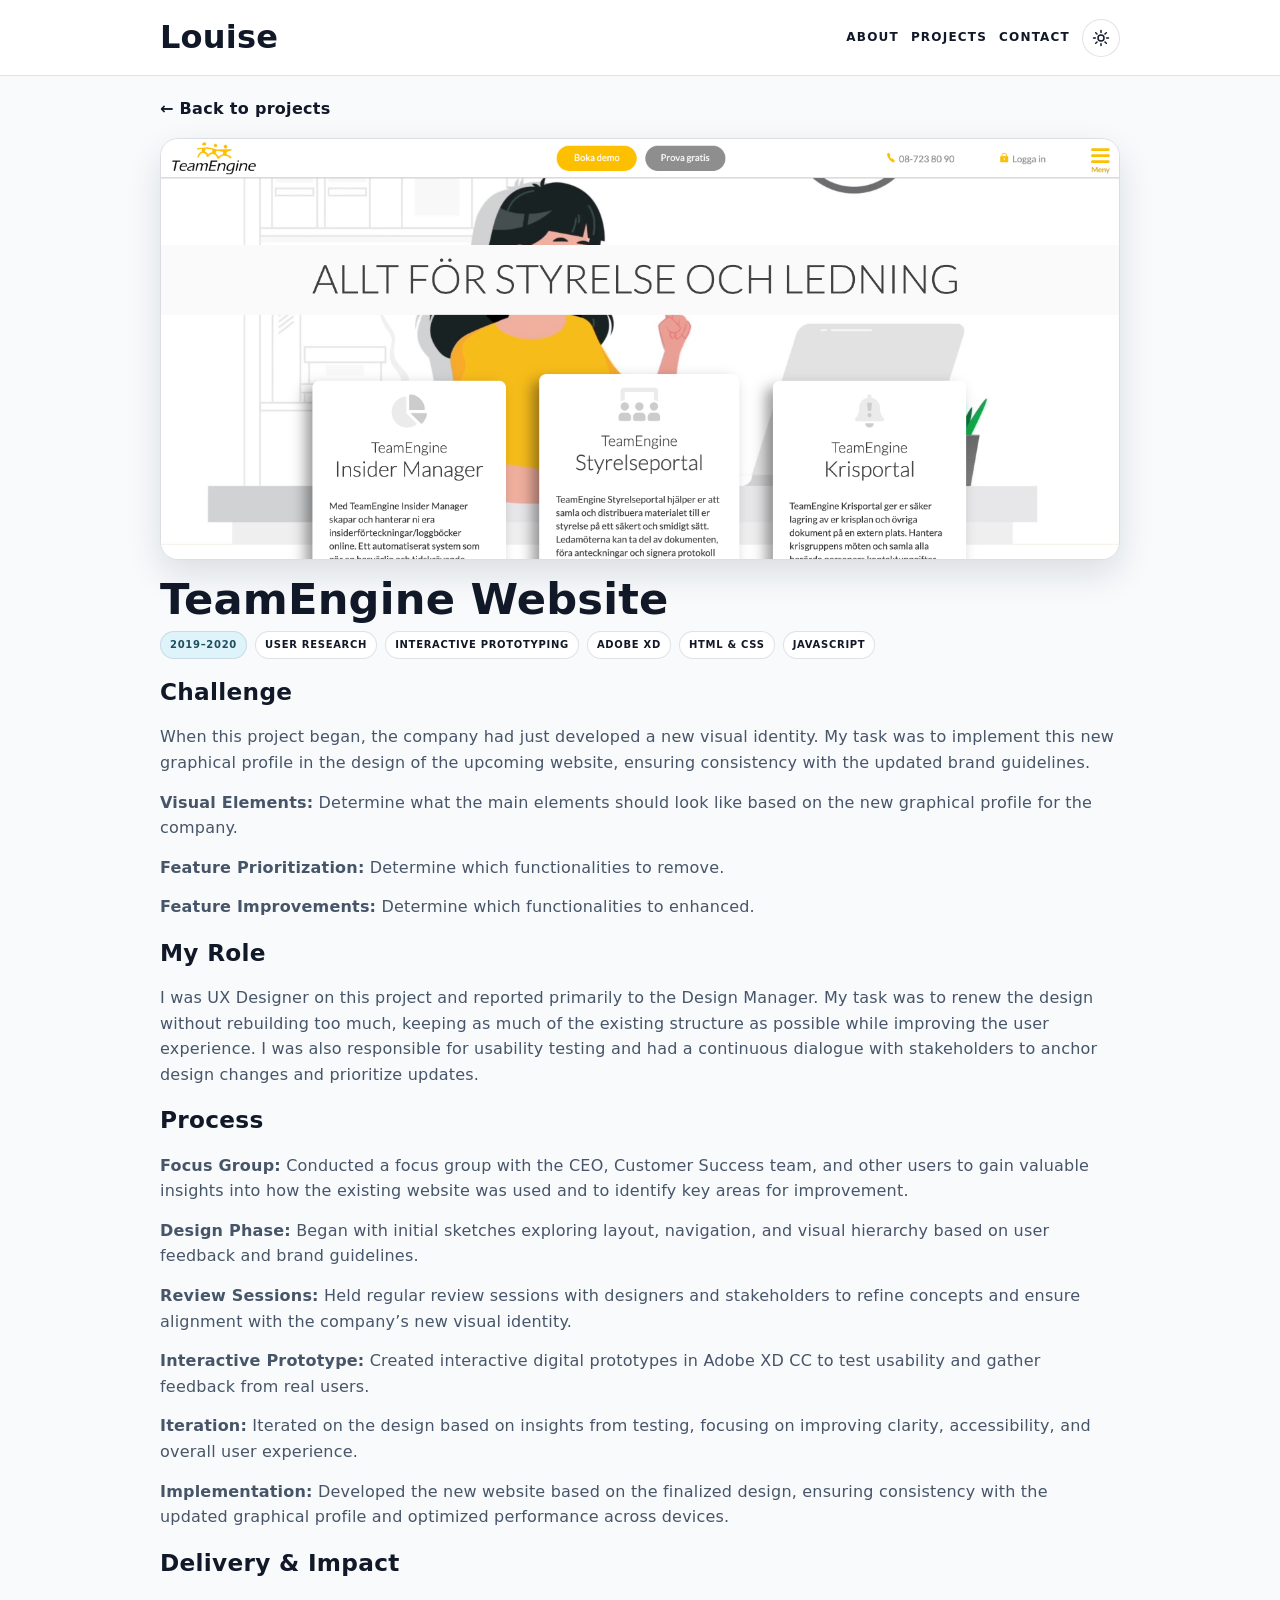
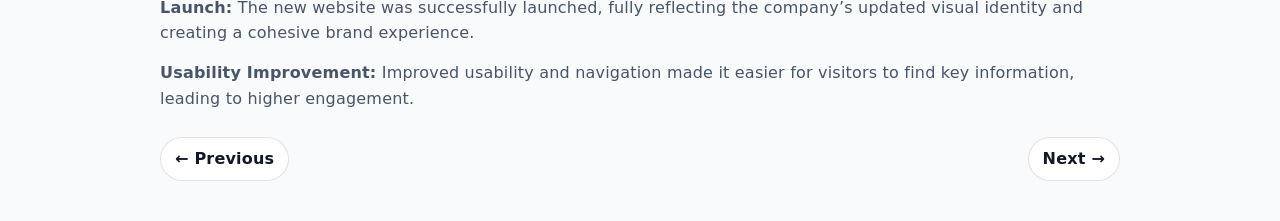
<file: projects/teamengine-website.html>
<!doctype html>
<html lang="en">
  <head>
    <meta charset="UTF-8" />
    <meta name="viewport" content="width=device-width, initial-scale=1.0" />
    <title>TeamEngine Website | Louise Portfolio</title>
    <link rel="stylesheet" href="../css/styles.css" />
  </head>
  <body>
    <header class="navbar">
      <div class="container nav-inner">
        <h1 class="logo"><a href="../index.html">Louise</a></h1>
        <nav>
          <a href="../index.html#about">About</a>
          <a href="../index.html#projects">Projects</a>
          <a href="../index.html#contact">Contact</a>
          <button class="theme-toggle" id="themeToggle" aria-label="Toggle theme" type="button">
            <svg class="icon icon-sun" viewBox="0 0 24 24" aria-hidden="true" focusable="false">
              <circle cx="12" cy="12" r="4"></circle>
              <path
                d="M12 2v2.5M12 19.5V22M4.9 4.9l1.8 1.8M17.3 17.3l1.8 1.8M2 12h2.5M19.5 12H22M4.9 19.1l1.8-1.8M17.3 6.7l1.8-1.8"
              ></path>
            </svg>
            <svg class="icon icon-moon" viewBox="0 0 24 24" aria-hidden="true" focusable="false">
              <path d="M21 12.8A8.5 8.5 0 1 1 11.2 3a7 7 0 1 0 9.8 9.8Z"></path>
            </svg>
          </button>
        </nav>
      </div>
    </header>

    <main class="project-page container">
      <a class="project-back" href="../index.html#projects">← Back to projects</a>
      <div class="project-hero">
        <img class="crop-top" src="../images/projects/teamengine-website.png" alt="TeamEngine Website project visual" />
      </div>
      <h1>TeamEngine Website</h1>
      <div class="project-content">
        <div class="intro-stack" aria-label="Project tools">
          <span>2019–2020</span>
          <span>User Research</span>
          <span>Interactive Prototyping</span>
          <span>Adobe XD</span>
          <span>HTML & CSS</span>
          <span>JavaScript</span>
        </div>

        <h3>Challenge</h3>
        <p>
          When this project began, the company had just developed a new visual identity. My task was to implement this
          new graphical profile in the design of the upcoming website, ensuring consistency with the updated brand
          guidelines.
        </p>
        <p>
          <strong>Visual Elements:</strong> Determine what the main elements should look like based on the new graphical
          profile for the company.
        </p>
        <p><strong>Feature Prioritization:</strong> Determine which functionalities to remove.</p>
        <p><strong>Feature Improvements:</strong> Determine which functionalities to enhanced.</p>

        <h3>My Role</h3>
        <p>
          I was UX Designer on this project and reported primarily to the Design Manager. My task was to renew the
          design without rebuilding too much, keeping as much of the existing structure as possible while improving the
          user experience. I was also responsible for usability testing and had a continuous dialogue with stakeholders
          to anchor design changes and prioritize updates.
        </p>

        <h3>Process</h3>
        <p>
          <strong>Focus Group:</strong> Conducted a focus group with the CEO, Customer Success team, and other users to
          gain valuable insights into how the existing website was used and to identify key areas for improvement.
        </p>
        <p>
          <strong>Design Phase:</strong> Began with initial sketches exploring layout, navigation, and visual hierarchy
          based on user feedback and brand guidelines.
        </p>
        <p>
          <strong>Review Sessions:</strong> Held regular review sessions with designers and stakeholders to refine
          concepts and ensure alignment with the company’s new visual identity.
        </p>
        <p>
          <strong>Interactive Prototype:</strong> Created interactive digital prototypes in Adobe XD CC to test
          usability and gather feedback from real users.
        </p>
        <p>
          <strong>Iteration:</strong> Iterated on the design based on insights from testing, focusing on improving
          clarity, accessibility, and overall user experience.
        </p>
        <p>
          <strong>Implementation:</strong> Developed the new website based on the finalized design, ensuring consistency
          with the updated graphical profile and optimized performance across devices.
        </p>

        <h3>Delivery & Impact</h3>
        <p>
          <strong>Launch:</strong> The new website was successfully launched, fully reflecting the company’s updated
          visual identity and creating a cohesive brand experience.
        </p>
        <p>
          <strong>Usability Improvement:</strong> Improved usability and navigation made it easier for visitors to find
          key information, leading to higher engagement.
        </p>
      </div>
      <div class="project-nav">
        <a href="video-meeting-platform.html">← Previous</a>
        <a href="social-podcast.html">Next →</a>
      </div>
    </main>

    <script src="../js/main.js"></script>
  </body>
</html>
</file>
<file: css/styles.css>
:root {
  --bg: #f8fafc;
  --surface: #ffffff;
  --primary: #111827;
  --accent-2: #06b6d4;
  --tag-bg: #dff3fb;
  --tag-text: #1f4f5f;
  --secondary: #475569;
  --nav-bg: rgba(255, 255, 255, 0.9);
  --line: rgba(15, 23, 42, 0.12);
  --hero-glow-a: rgba(236, 72, 153, 0.18);
  --hero-glow-b: rgba(34, 211, 238, 0.16);
  --banner-line: rgba(15, 23, 42, 0.1);
  --banner-shadow: 0 24px 80px rgba(15, 23, 42, 0.18);
  --card-bg: linear-gradient(145deg, #ffffff, #f1f5f9);
  --card-line: rgba(15, 23, 42, 0.1);
  --card-shadow: 0 14px 35px rgba(15, 23, 42, 0.12);
  --project-copy: #334155;
}

body.theme-dark {
  --bg: #09090b;
  --surface: #111827;
  --primary: #f8fafc;
  --accent-2: #22d3ee;
  --tag-bg: rgba(34, 211, 238, 0.2);
  --tag-text: #bff6ff;
  --secondary: #a1a1aa;
  --nav-bg: rgba(9, 9, 11, 0.85);
  --line: rgba(255, 255, 255, 0.1);
  --hero-glow-a: rgba(236, 72, 153, 0.25);
  --hero-glow-b: rgba(34, 211, 238, 0.2);
  --banner-line: rgba(255, 255, 255, 0.15);
  --banner-shadow: 0 24px 80px rgba(0, 0, 0, 0.45);
  --card-bg: linear-gradient(145deg, rgba(17, 24, 39, 0.9), rgba(31, 41, 55, 0.8));
  --card-line: rgba(255, 255, 255, 0.12);
  --card-shadow: 0 14px 35px rgba(0, 0, 0, 0.28);
  --project-copy: #d4d4d8;
}

* {
  box-sizing: border-box;
  margin: 0;
  padding: 0;
  font-family: system-ui;
}

body {
  background: var(--bg);
  color: var(--primary);
  line-height: 1.6;
  letter-spacing: 0.2px;
}

.container {
  max-width: 1000px;
  margin: auto;
  padding: clamp(24px, 4vw, 40px) clamp(16px, 3vw, 20px);
}

.navbar {
  background: var(--nav-bg);
  backdrop-filter: blur(8px);
  border-bottom: 1px solid var(--line);
  position: sticky;
  top: 0;
  z-index: 10;
}

.navbar .container {
  padding-top: 12px;
  padding-bottom: 12px;
}

.nav-inner {
  display: flex;
  justify-content: space-between;
  align-items: center;
  gap: 12px;
  flex-wrap: wrap;
}

nav {
  display: flex;
  align-items: center;
  justify-content: flex-end;
  gap: 12px;
  flex-wrap: wrap;
}

nav a {
  text-decoration: none;
  color: var(--primary);
  font-weight: 600;
  text-transform: uppercase;
  font-size: 12px;
  letter-spacing: 1.2px;
}

.logo a {
  color: inherit;
  text-decoration: none;
}

.navbar a,
.navbar .theme-toggle {
  transition: opacity 0.2s ease;
}

.navbar a:hover,
.navbar .theme-toggle:hover {
  opacity: 0.8;
}

.theme-toggle {
  width: 38px;
  height: 38px;
  display: inline-flex;
  align-items: center;
  justify-content: center;
  position: relative;
  border-radius: 999px;
  border: 1px solid var(--line);
  background: var(--surface);
  color: var(--primary);
  line-height: 0;
  cursor: pointer;
}

.theme-toggle .icon {
  width: 18px;
  height: 18px;
  fill: none;
  stroke: currentColor;
  stroke-width: 2;
  stroke-linecap: round;
  stroke-linejoin: round;
  position: absolute;
  transition: opacity 0.2s ease;
}

.theme-toggle .icon-moon {
  opacity: 0;
}

body.theme-dark .theme-toggle .icon-sun {
  opacity: 0;
}

body.theme-dark .theme-toggle .icon-moon {
  opacity: 1;
}

.intro {
  position: relative;
  background: linear-gradient(to left, var(--hero-glow-b) 0%, var(--hero-glow-a) 100%);
}

.intro .container {
  position: relative;
  z-index: 1;
  padding-top: clamp(22px, 4vw, 44px);
  padding-bottom: clamp(16px, 3vw, 28px);
}

.intro::after {
  content: "";
  position: absolute;
  left: 0;
  right: 0;
  bottom: 0;
  height: 140px;
  background: linear-gradient(to bottom, rgba(255, 255, 255, 0), var(--bg));
  pointer-events: none;
}

.intro-grid {
  display: grid;
  grid-template-columns: 1.05fr 0.95fr;
  gap: 30px;
  align-items: start;
}

.intro-head {
  margin-bottom: 20px;
}

.intro-kicker {
  display: inline-block;
  padding: 7px 12px;
  border-radius: 999px;
  background: var(--surface);
  border: 1px solid var(--line);
  font-size: 11px;
  font-weight: 800;
  letter-spacing: 1px;
  text-transform: uppercase;
}

.intro-head h2 {
  font-size: clamp(2rem, 5.2vw, 3.8rem);
  line-height: 1.08;
  font-weight: 900;
  letter-spacing: 0.5px;
  margin-top: 14px;
}

.intro-copy p {
  margin-top: 16px;
  color: var(--secondary);
  font-size: clamp(0.98rem, 1.8vw, 1.05rem);
  max-width: 68ch;
}

.intro-stack {
  display: flex;
  flex-wrap: wrap;
  gap: 10px;
  margin-top: 18px;
}

.intro-stack span {
  padding: 7px 11px;
  border-radius: 999px;
  font-size: 11px;
  font-weight: 800;
  letter-spacing: 0.9px;
  text-transform: uppercase;
  background: var(--surface);
  border: 1px solid var(--line);
}

.intro-banner {
  --slide-count: 5;
  --slide-duration: 3s;
  position: relative;
  min-height: 320px;
  border-radius: 24px;
  overflow: hidden;
  border: 2px solid var(--banner-line);
  box-shadow: var(--banner-shadow);
  aspect-ratio: 4 / 3;
}

.intro-banner img {
  position: absolute;
  inset: 0;
  width: 100%;
  height: 100%;
  object-fit: cover;
  opacity: 0;
  animation: intro-banner-rotate calc(var(--slide-count) * var(--slide-duration)) infinite;
}

.intro-banner img:nth-child(1) {
  animation-delay: 0s;
}

.intro-banner img:nth-child(2) {
  animation-delay: calc(var(--slide-duration) * 1);
}

.intro-banner img:nth-child(3) {
  animation-delay: calc(var(--slide-duration) * 2);
}

.intro-banner img:nth-child(4) {
  animation-delay: calc(var(--slide-duration) * 3);
}

.intro-banner img:nth-child(5) {
  animation-delay: calc(var(--slide-duration) * 4);
}

@keyframes intro-banner-rotate {
  0%,
  15% {
    opacity: 1;
  }

  20%,
  100% {
    opacity: 0;
  }
}

@media (prefers-reduced-motion: reduce) {
  .intro-banner img {
    animation: none;
  }

  .intro-banner img:not(:first-child) {
    display: none;
  }
}

.projects {
  padding-top: 52px;
}

.projects-intro {
  color: var(--secondary);
  margin-top: 6px;
  margin-bottom: 16px;
}

.project-page {
  padding-top: 20px;
}

.project-back {
  color: var(--primary);
  text-decoration: none;
  font-weight: 700;
  letter-spacing: 0.3px;
}

.project-hero {
  margin-top: 16px;
  border-radius: 18px;
  overflow: hidden;
  border: 1px solid var(--line);
  box-shadow: var(--card-shadow);
}

.project-hero img {
  width: 100%;
  height: clamp(240px, 45vw, 420px);
  object-fit: cover;
  display: block;
}

.project-hero img.contain-full {
  object-fit: contain;
  object-position: center;
  background: var(--surface);
}

.project-hero.hero-fit-width {
  width: fit-content;
  max-width: 100%;
}

.project-hero img.hero-natural-width {
  width: auto;
  max-width: 100%;
  height: clamp(240px, 45vw, 420px);
  object-fit: cover;
  margin: 0;
}

.project-page h1 {
  margin-top: 16px;
  font-size: clamp(1.8rem, 4vw, 2.7rem);
  line-height: 1.1;
}

.project-content {
  margin-top: 8px;
  display: grid;
  gap: 14px;
}

.project-gallery {
  display: grid;
  grid-template-columns: repeat(3, minmax(0, 1fr));
  gap: 10px;
}

.project-gallery img {
  width: 100%;
  border-radius: 12px;
  border: 1px solid var(--line);
  box-shadow: var(--card-shadow);
  object-fit: cover;
  display: block;
}

.meeting-zone-gallery {
  grid-template-columns: minmax(0, 2.4fr) minmax(0, 1fr);
  align-items: stretch;
}

.meeting-zone-gallery img:first-child {
  width: auto;
  max-width: 100%;
  height: clamp(180px, 24vw, 260px);
  object-fit: contain;
  justify-self: start;
}

.meeting-zone-gallery img:last-child {
  width: auto;
  max-width: 100%;
  height: clamp(180px, 24vw, 260px);
  object-fit: cover;
  justify-self: end;
}

.project-video video {
  width: 100%;
  max-width: 304px;
  border-radius: 12px;
  border: 1px solid var(--line);
  box-shadow: var(--card-shadow);
  display: block;
  margin: 0 auto;
}

.project-content h3 {
  font-size: clamp(1.22rem, 2.2vw, 1.45rem);
  font-weight: 800;
  letter-spacing: 0.3px;
}

.project-content h4 {
  font-size: 0.98rem;
}

.project-content p {
  color: var(--secondary);
}

.project-content ul {
  padding-left: 20px;
  color: var(--secondary);
}

.project-content li + li {
  margin-top: 6px;
}

.project-content .intro-stack {
  gap: 8px;
  margin-top: 0;
}

.project-content .intro-stack span {
  padding: 5px 9px;
  font-size: 10px;
  letter-spacing: 0.7px;
  background: var(--surface);
  color: var(--primary);
  border-color: var(--line);
}

.project-content .intro-stack span:first-child {
  background: var(--tag-bg);
  color: var(--tag-text);
  border-color: var(--card-line);
}

.project-outcome {
  background: var(--card-bg);
  border: 1px solid var(--card-line);
  border-radius: 12px;
  padding: 12px 14px;
}

.project-nav {
  margin-top: 26px;
  display: flex;
  justify-content: space-between;
  gap: 12px;
  flex-wrap: wrap;
}

.project-nav a {
  color: var(--primary);
  text-decoration: none;
  border: 1px solid var(--line);
  background: var(--surface);
  border-radius: 999px;
  padding: 8px 14px;
  font-weight: 700;
}

.projects h2,
.contact h2 {
  font-size: 2rem;
  margin-bottom: 8px;
  text-transform: uppercase;
  letter-spacing: 1px;
}

.about p,
.contact p {
  color: var(--secondary);
}

.contact a,
.intro-copy a {
  color: var(--primary);
  word-break: break-word;
}

.project-grid {
  display: grid;
  grid-template-columns: repeat(auto-fit, minmax(250px, 1fr));
  gap: 24px;
  margin-top: 30px;
}

.project-card {
  background: var(--card-bg);
  padding: 24px;
  border-radius: 18px;
  text-decoration: none;
  color: var(--primary);
  border: 1px solid var(--card-line);
  box-shadow: var(--card-shadow);
  display: flex;
  flex-direction: column;
  gap: 10px;
  transition: 0.2s;
}

.project-thumb {
  width: 100%;
  aspect-ratio: 16 / 10;
  object-fit: cover;
  border-radius: 12px;
  border: 1px solid var(--card-line);
}

.crop-top {
  object-position: top center;
}

.project-card:hover {
  transform: translateY(-6px) scale(1.01);
  border-color: rgba(34, 211, 238, 0.6);
}

.project-card p {
  color: var(--project-copy);
}

.tag {
  display: inline-block;
  width: fit-content;
  align-self: flex-start;
  margin-top: auto;
  font-size: 12px;
  background: var(--tag-bg);
  color: var(--tag-text);
  border: 1px solid var(--card-line);
  padding: 6px 10px;
  border-radius: 999px;
  font-weight: 700;
  text-transform: uppercase;
  letter-spacing: 0.7px;
}

.footer {
  text-align: center;
  padding: 40px;
  color: var(--secondary);
}

@media (max-width: 900px) {
  .intro-grid {
    grid-template-columns: 1fr;
  }

  .intro-banner {
    min-height: 280px;
  }
}

@media (max-width: 700px) {
  .nav-inner {
    justify-content: center;
  }

  nav {
    justify-content: center;
  }

  .theme-toggle {
    width: 36px;
    height: 36px;
  }

  .intro .container {
    padding-top: 30px;
  }

  .intro-banner {
    min-height: 220px;
  }
}

@media (max-width: 540px) {
  .intro h2 {
    line-height: 1.15;
  }

  .projects h2,
  .contact h2 {
    font-size: 1.65rem;
  }

  .project-card {
    padding: 18px;
  }

  .project-nav {
    flex-direction: column;
  }
}
</file>
